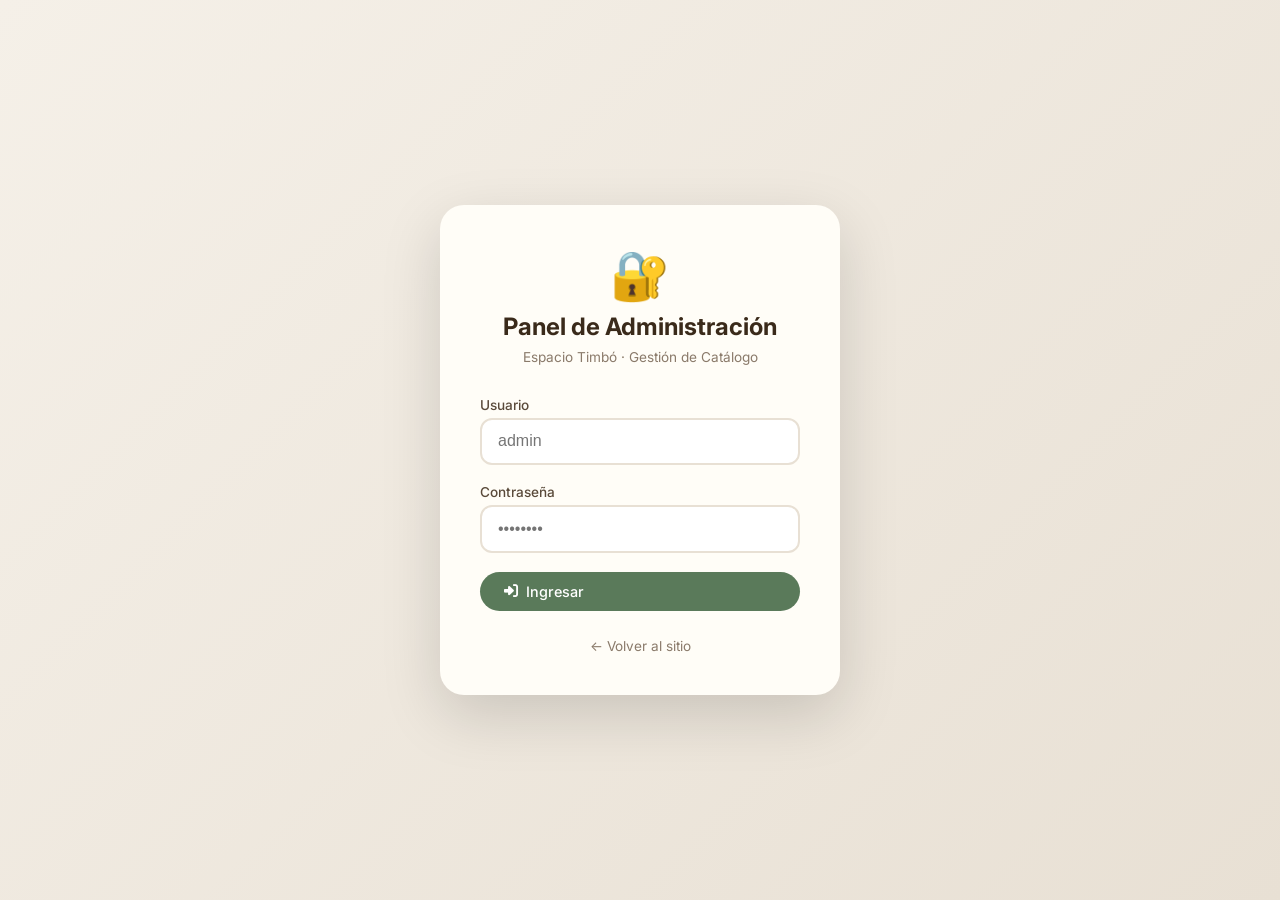
<file: admin.html>
<!doctype html>
<html lang="es">

<head>
  <meta charset="UTF-8" />
  <meta name="viewport" content="width=device-width, initial-scale=1.0" />
  <title>Panel de Administración - Espacio Timbó</title>

  <!-- Ocultar de motores de búsqueda -->
  <meta name="robots" content="noindex, nofollow" />

  <link rel="preconnect" href="https://fonts.googleapis.com" />
  <link rel="preconnect" href="https://fonts.gstatic.com" crossorigin />
  <link href="https://fonts.googleapis.com/css2?family=Inter:wght@300;400;500;600&display=swap" rel="stylesheet" />
  <link rel="stylesheet" href="https://cdnjs.cloudflare.com/ajax/libs/font-awesome/6.5.2/css/all.min.css" />
  <link rel="stylesheet" href="assets/css/admin.css" />
</head>

<body>
  <!-- LOGIN -->
  <div id="loginPage" class="login-page">
    <div class="login-container">
      <div class="login-card">
        <div class="login-header">
          <div class="login-icon">🔐</div>
          <h2>Panel de Administración</h2>
          <p class="login-subtitle">Espacio Timbó · Gestión de Catálogo</p>
        </div>
        <form id="loginForm" onsubmit="loginAdmin(event)">
          <div class="login-field">
            <label for="loginUser">Usuario</label>
            <input type="text" id="loginUser" placeholder="admin" required />
          </div>
          <div class="login-field">
            <label for="loginPass">Contraseña</label>
            <input type="password" id="loginPass" placeholder="••••••••" required />
          </div>
          <div id="loginError" class="login-error" hidden>
            ❌ Usuario o contraseña incorrectos
          </div>
          <button type="submit" class="btn-submit login-btn">
            <i class="fas fa-sign-in-alt"></i> Ingresar
          </button>
        </form>
        <div class="login-footer">
          <a href="index.html">← Volver al sitio</a>
        </div>
      </div>
    </div>
  </div>

  <!-- ADMIN PANEL -->
  <div id="adminPanel" class="admin-panel" hidden>
    <div class="admin-header">
      <div class="admin-header-left">
        <h1><i class="fas fa-cog"></i> Administración</h1>
        <span class="admin-badge">Espacio Timbó</span>
      </div>
      <div class="admin-header-right">
        <button class="admin-btn-small admin-btn-danger" onclick="cerrarAdmin()">
          <i class="fas fa-sign-out-alt"></i> Cerrar Sesión
        </button>
        <a href="index.html" class="admin-btn-small" target="_blank">
          <i class="fas fa-eye"></i> Ver Sitio
        </a>
      </div>
    </div>

    <div class="admin-toolbar">
      <div class="admin-search">
        <input type="text" id="adminSearch" placeholder="🔍 Buscar productos..." oninput="filtrarAdmin()" />
      </div>
      <!-- ⬇️ ACÁ VA LA SECCIÓN DE CATEGORÍAS ⬇️ -->
      <div class="admin-categorias">
        <div class="admin-categorias-header">
          <h3><i class="fas fa-tags"></i> Categorías</h3>
          <button class="admin-btn-small" onclick="agregarCategoria()">
            <i class="fas fa-plus"></i> Nueva categoría
          </button>
        </div>
        <div class="admin-categorias-list" id="adminCategoriasList">
          <!-- Generado por JS -->
        </div>
      </div>
      <div class="admin-actions">
        <button class="admin-btn-small" onclick="agregarProducto()">
          <i class="fas fa-plus"></i> Nuevo Producto
        </button>
        <button class="admin-btn-small admin-btn-secondary" onclick="exportarDatos()">
          <i class="fas fa-download"></i> Exportar
        </button>
        <button class="admin-btn-small admin-btn-secondary" onclick="importarDatos()">
          <i class="fas fa-upload"></i> Importar
        </button>
      </div>
    </div>
    <!-- Modal para editar/crear categoría -->
    <div id="editCategoriaModal" class="modal-overlay" hidden>
      <div class="edit-container">
        <div class="edit-card">
          <div class="edit-header">
            <h2 id="editCategoriaTitle">✏️ Editar categoría</h2>
            <button class="edit-close" onclick="cerrarEditCategoria()">✕</button>
          </div>
          <form id="editCategoriaForm" onsubmit="guardarCategoria(event)">
            <input type="hidden" id="editCategoriaId">
            <div class="edit-grid">
              <div class="edit-field">
                <label for="editCategoriaEs">Nombre en español *</label>
                <input type="text" id="editCategoriaEs" required>
              </div>
              <div class="edit-field">
                <label for="editCategoriaEn">Nombre en inglés</label>
                <input type="text" id="editCategoriaEn">
              </div>
              <div class="edit-field">
                <label for="editCategoriaOrden">Orden</label>
                <input type="number" id="editCategoriaOrden" min="1" step="1" value="99">
              </div>
            </div>
            <div class="edit-actions">
              <button type="button" class="btn-secondary" onclick="cerrarEditCategoria()">Cancelar</button>
              <button type="submit" class="btn-submit">
                <i class="fas fa-save"></i> Guardar
              </button>
            </div>
          </form>
        </div>
      </div>
    </div>
    <div class="admin-stats">
      <div class="stat-card">
        <span class="stat-number" id="adminTotal">0</span>
        <span class="stat-label">Total</span>
      </div>
      <div class="stat-card stat-green">
        <span class="stat-number" id="adminStock">0</span>
        <span class="stat-label">Con Stock</span>
      </div>
      <div class="stat-card stat-red">
        <span class="stat-number" id="adminSinStock">0</span>
        <span class="stat-label">Sin Stock</span>
      </div>
    </div>

    <div class="admin-table-container">
      <table class="admin-table">
        <thead>
          <tr>
            <th>ID</th>
            <th>Imagen</th>
            <th>Nombre</th>
            <th>Categoría</th>
            <th>Precio</th>
            <th>Stock</th>
            <th>Acciones</th>
          </tr>
        </thead>
        <tbody id="adminTableBody"></tbody>
      </table>
    </div>
  </div>

  <!-- MODAL EDITAR -->
  <div id="editModal" class="modal-overlay" hidden>
    <div class="edit-container">
      <div class="edit-card">
        <div class="edit-header">
          <h2 id="editModalTitle">✏️ Editar Producto</h2>
          <button class="edit-close" onclick="cerrarEdit()">✕</button>
        </div>
        <form id="editForm" onsubmit="guardarProducto(event)">
          <input type="hidden" id="editId" />
          <div class="edit-grid">
            <div class="edit-field">
              <label for="editNombre">Nombre *</label>
              <input type="text" id="editNombre" required />
            </div>
            <div class="edit-field">
              <label for="editCategoria">Categoría *</label>
              <select id="editCategoria" required>
                <option value="aceites">Aceites</option>
                <option value="pomadas">Pomadas</option>
                <option value="jabones">Jabones</option>
                <option value="tinturas">Tinturas</option>
                <option value="sahunos">Sahúmos</option>
                <option value="hierbas">Hierbas Medicinales</option>
                <option value="semillas">Semillas y Plantines</option>
              </select>
            </div>
            <div class="edit-field">
              <label for="editPrecio">Precio ($) *</label>
              <input type="number" id="editPrecio" min="0" step="10" required />
            </div>
            <div class="edit-field">
              <label for="editStock">Stock</label>
              <select id="editStock">
                <option value="true">Disponible</option>
                <option value="false">Sin stock</option>
              </select>
            </div>
            <div class="edit-field full-width">
              <label for="editDescripcion">Descripción *</label>
              <textarea id="editDescripcion" rows="3" required></textarea>
            </div>
            <div class="edit-field full-width">
              <label for="editImagen">URL de la imagen</label>
              <input type="text" id="editImagen" placeholder="assets/images/productos/nombre.jpg" />
              <small class="edit-hint">Ejemplo: assets/images/productos/aceite-calendula.jpg</small>
            </div>
          </div>
          <div class="edit-actions">
            <button type="button" class="btn-secondary" onclick="cerrarEdit()">
              Cancelar
            </button>
            <button type="submit" class="btn-submit">
              <i class="fas fa-save"></i> Guardar Producto
            </button>
          </div>
        </form>
      </div>
    </div>
  </div>

  <script src="assets/js/admin.js"></script>
</body>

</html>
</file>
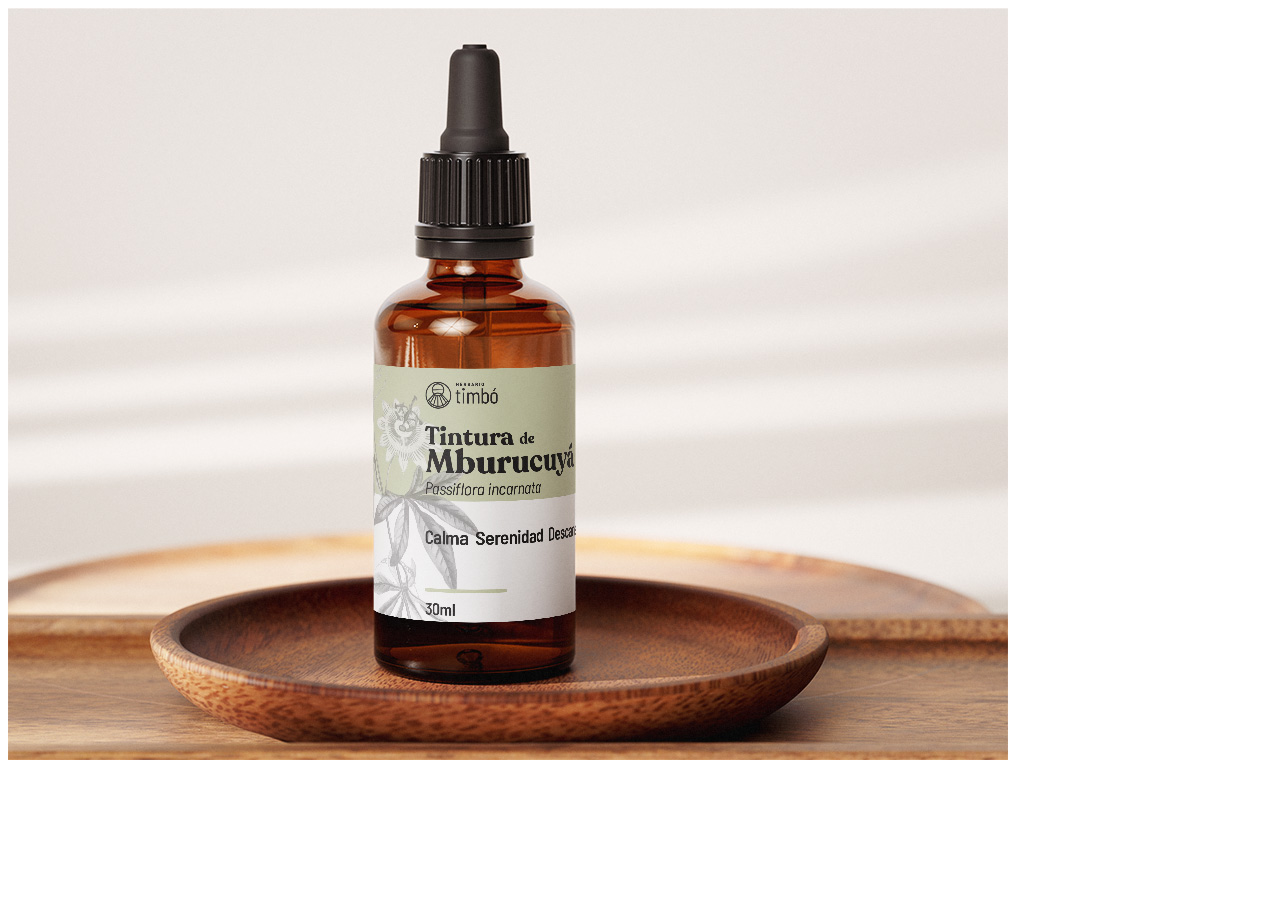
<file: test.html>
<!DOCTYPE html>
<html lang="en">

<head>
    <meta charset="UTF-8">
    <meta name="viewport" content="width=device-width, initial-scale=1.0">
    <title>Document</title>
</head>

<body>
    <img src="assets/images/productos/tintura-mburucuya.jpg" alt="">
</body>

</html>
</file>
<file: assets/css/admin.css>
/* ============================================================
   ADMIN - ESTILOS COMPLETOS
   ============================================================ */

* {
  margin: 0;
  padding: 0;
  box-sizing: border-box;
}

body {
  font-family: "Inter", sans-serif;
  background: #f5f0e8;
  min-height: 100vh;
}

/* ============================================================
   LOGIN PAGE
   ============================================================ */

.login-page {
  display: flex;
  align-items: center;
  justify-content: center;
  min-height: 100vh;
  background: linear-gradient(135deg, #f5f0e8 0%, #e8e0d4 100%);
  padding: 1rem;
}

.login-container {
  width: 100%;
  max-width: 400px;
}

.login-card {
  background: #fffdf7;
  border-radius: 24px;
  padding: 2.5rem;
  box-shadow: 0 20px 60px rgba(0, 0, 0, 0.15);
}

.login-header {
  text-align: center;
  margin-bottom: 2rem;
}

.login-icon {
  font-size: 3rem;
  margin-bottom: 0.5rem;
}

.login-header h2 {
  font-size: 1.5rem;
  color: #3a2a1a;
  margin: 0.5rem 0;
}

.login-subtitle {
  color: #8a7a6a;
  font-size: 0.85rem;
}

.login-field {
  margin-bottom: 1.2rem;
}

.login-field label {
  display: block;
  font-size: 0.85rem;
  font-weight: 500;
  color: #5a4a3a;
  margin-bottom: 0.3rem;
}

.login-field input {
  width: 100%;
  padding: 0.8rem 1rem;
  border: 2px solid #e8e0d4;
  border-radius: 12px;
  font-size: 1rem;
  background: #fff;
  transition: border-color 0.3s ease;
}

.login-field input:focus {
  outline: none;
  border-color: #5a7a5a;
}

.login-error {
  color: #c0392b;
  font-size: 0.9rem;
  text-align: center;
  margin: 0.5rem 0;
}

.login-btn {
  width: 100%;
  padding: 0.9rem;
  font-size: 1rem;
  background: #5a7a5a;
  color: #fff;
  border: none;
  border-radius: 50px;
  cursor: pointer;
  transition: background 0.3s ease;
  font-family: "Inter", sans-serif;
  font-weight: 500;
}

.login-btn:hover {
  background: #3a5a3a;
}

.login-footer {
  text-align: center;
  margin-top: 1.5rem;
}

.login-footer a {
  color: #8a7a6a;
  text-decoration: none;
  font-size: 0.85rem;
  transition: color 0.3s ease;
}

.login-footer a:hover {
  color: #5a7a5a;
}

/* ============================================================
   ADMIN PANEL
   ============================================================ */

.admin-panel {
  max-width: 1200px;
  margin: 0 auto;
  padding: 2rem 1.5rem;
}

.admin-panel[hidden] {
  display: none !important;
}

.admin-header {
  display: flex;
  justify-content: space-between;
  align-items: center;
  flex-wrap: wrap;
  gap: 1rem;
  margin-bottom: 2rem;
  padding-bottom: 1rem;
  border-bottom: 2px solid #e8e0d4;
}

.admin-header-left {
  display: flex;
  align-items: center;
  gap: 1rem;
}

.admin-header-left h1 {
  font-size: 1.5rem;
  color: #3a2a1a;
}

.admin-badge {
  background: #5a7a5a;
  color: #fff;
  padding: 0.2rem 0.8rem;
  border-radius: 50px;
  font-size: 0.75rem;
  font-weight: 500;
}

.admin-header-right {
  display: flex;
  gap: 0.5rem;
}

.admin-btn-small {
  padding: 0.5rem 1.2rem;
  border: none;
  border-radius: 50px;
  font-size: 0.85rem;
  font-weight: 500;
  cursor: pointer;
  transition: all 0.3s ease;
  background: #5a7a5a;
  color: #fff;
  font-family: "Inter", sans-serif;
  display: inline-flex;
  align-items: center;
  gap: 0.4rem;
  text-decoration: none;
}

.admin-btn-small:hover {
  transform: translateY(-2px);
  box-shadow: 0 4px 12px rgba(0, 0, 0, 0.15);
}

.admin-btn-danger {
  background: #c0392b;
}

.admin-btn-danger:hover {
  background: #a93226;
}

.admin-btn-secondary {
  background: #d4c5a0;
  color: #3a2a1a;
}

.admin-btn-secondary:hover {
  background: #c4b590;
}

.admin-toolbar {
  display: flex;
  justify-content: space-between;
  align-items: center;
  flex-wrap: wrap;
  gap: 1rem;
  margin-bottom: 1.5rem;
  padding: 1rem;
  background: #fff;
  border-radius: 12px;
  box-shadow: 0 2px 10px rgba(0, 0, 0, 0.05);
}

.admin-search input {
  padding: 0.6rem 1rem;
  border: 2px solid #e8e0d4;
  border-radius: 50px;
  font-size: 0.9rem;
  min-width: 200px;
  background: #fff;
  font-family: "Inter", sans-serif;
}

.admin-search input:focus {
  outline: none;
  border-color: #5a7a5a;
}

.admin-actions {
  display: flex;
  gap: 0.5rem;
  flex-wrap: wrap;
}

.admin-stats {
  display: grid;
  grid-template-columns: repeat(3, 1fr);
  gap: 1rem;
  margin-bottom: 1.5rem;
}

.stat-card {
  background: #fff;
  border-radius: 12px;
  padding: 1.2rem;
  text-align: center;
  box-shadow: 0 2px 10px rgba(0, 0, 0, 0.05);
}

.stat-number {
  display: block;
  font-size: 2rem;
  font-weight: 600;
  color: #3a2a1a;
}

.stat-label {
  font-size: 0.85rem;
  color: #8a7a6a;
}

.stat-green .stat-number {
  color: #2a7a2a;
}

.stat-red .stat-number {
  color: #c0392b;
}

/* ============================================================
   TABLA ADMIN
   ============================================================ */

.admin-table-container {
  overflow-x: auto;
  background: #fff;
  border-radius: 12px;
  box-shadow: 0 2px 15px rgba(0, 0, 0, 0.05);
}

.admin-table {
  width: 100%;
  border-collapse: collapse;
  font-size: 0.9rem;
}

.admin-table thead {
  background: #f0ebe2;
}

.admin-table th {
  padding: 0.8rem 1rem;
  text-align: left;
  font-weight: 600;
  color: #5a4a3a;
  font-size: 0.8rem;
  text-transform: uppercase;
  letter-spacing: 0.05em;
}

.admin-table td {
  padding: 0.8rem 1rem;
  border-bottom: 1px solid #f0ebe2;
  vertical-align: middle;
}

.admin-table tr:hover {
  background: #faf8f4;
}

.admin-img {
  width: 50px;
  height: 50px;
  object-fit: cover;
  border-radius: 8px;
  background: #e8e0d4;
}

.admin-categoria {
  display: inline-block;
  padding: 0.2rem 0.6rem;
  border-radius: 50px;
  background: #e8e0d4;
  font-size: 0.75rem;
  color: #5a4a3a;
}

.admin-stock-badge {
  display: inline-block;
  padding: 0.2rem 0.6rem;
  border-radius: 50px;
  font-size: 0.75rem;
  font-weight: 500;
}

.admin-stock-badge.stock-ok {
  background: #d5e8d5;
  color: #2a5a2a;
}

.admin-stock-badge.stock-no {
  background: #fde8e8;
  color: #a93226;
}

.admin-action-btn {
  padding: 0.3rem 0.6rem;
  border: none;
  border-radius: 6px;
  cursor: pointer;
  font-size: 0.9rem;
  transition: all 0.2s ease;
  background: transparent;
}

.admin-action-btn.edit {
  color: #2a6a8a;
}

.admin-action-btn.edit:hover {
  background: #e8f0f5;
}

.admin-action-btn.delete {
  color: #c0392b;
}

.admin-action-btn.delete:hover {
  background: #fde8e8;
}

.admin-empty {
  text-align: center;
  color: #8a7a6a;
  padding: 2rem !important;
}

/* ============================================================
   MODAL EDITAR
   ============================================================ */

.modal-overlay {
  position: fixed;
  top: 0;
  left: 0;
  width: 100%;
  height: 100%;
  background: rgba(0, 0, 0, 0.5);
  backdrop-filter: blur(5px);
  display: flex;
  align-items: center;
  justify-content: center;
  z-index: 9999;
  padding: 1rem;
}

.modal-overlay[hidden] {
  display: none !important;
}

.edit-container {
  width: 100%;
  max-width: 600px;
}

.edit-card {
  background: #fffdf7;
  border-radius: 24px;
  padding: 2rem;
  box-shadow: 0 20px 60px rgba(0, 0, 0, 0.3);
  position: relative;
  animation: modalSlideIn 0.3s ease;
}

@keyframes modalSlideIn {
  from {
    opacity: 0;
    transform: scale(0.9) translateY(-20px);
  }
  to {
    opacity: 1;
    transform: scale(1) translateY(0);
  }
}

.edit-header {
  display: flex;
  justify-content: space-between;
  align-items: center;
  margin-bottom: 1.5rem;
}

.edit-header h2 {
  font-size: 1.3rem;
  color: #3a2a1a;
  margin: 0;
}

.edit-close {
  background: none;
  border: none;
  font-size: 1.2rem;
  color: #8a7a6a;
  cursor: pointer;
}

.edit-grid {
  display: grid;
  grid-template-columns: 1fr 1fr;
  gap: 1rem;
}

.edit-field {
  display: flex;
  flex-direction: column;
}

.edit-field.full-width {
  grid-column: 1 / -1;
}

.edit-field label {
  font-size: 0.85rem;
  font-weight: 500;
  color: #5a4a3a;
  margin-bottom: 0.3rem;
}

.edit-field input,
.edit-field select,
.edit-field textarea {
  padding: 0.7rem 1rem;
  border: 2px solid #e8e0d4;
  border-radius: 12px;
  font-size: 0.95rem;
  font-family: "Inter", sans-serif;
  background: #fff;
  transition: border-color 0.3s ease;
}

.edit-field input:focus,
.edit-field select:focus,
.edit-field textarea:focus {
  outline: none;
  border-color: #5a7a5a;
}

.edit-field textarea {
  resize: vertical;
  min-height: 80px;
}

.edit-hint {
  font-size: 0.75rem;
  color: #8a7a6a;
  margin-top: 0.2rem;
}

.edit-actions {
  display: flex;
  justify-content: flex-end;
  gap: 1rem;
  margin-top: 1.5rem;
  padding-top: 1rem;
  border-top: 1px solid #eee8dd;
}

.btn-secondary {
  padding: 0.7rem 1.5rem;
  border: 2px solid #d4c5a0;
  border-radius: 50px;
  background: transparent;
  color: #5a4a3a;
  font-size: 0.9rem;
  cursor: pointer;
  transition: all 0.3s ease;
  font-family: "Inter", sans-serif;
}

.btn-secondary:hover {
  background: #f0ebe2;
}

.btn-submit {
  padding: 0.7rem 1.5rem;
  border: none;
  border-radius: 50px;
  background: #5a7a5a;
  color: #fff;
  font-size: 0.9rem;
  cursor: pointer;
  transition: all 0.3s ease;
  font-family: "Inter", sans-serif;
  font-weight: 500;
  display: inline-flex;
  align-items: center;
  gap: 0.5rem;
}

.btn-submit:hover {
  background: #3a5a3a;
}

/* ============================================================
   NOTIFICACIONES (continuación)
   ============================================================ */

.notificacion-admin {
  position: fixed;
  bottom: 2rem;
  left: 50%;
  transform: translateX(-50%) translateY(20px);
  padding: 0.8rem 2rem;
  background: #2a3a2a;
  color: #fff;
  border-radius: 50px;
  font-size: 0.9rem;
  box-shadow: 0 4px 20px rgba(0, 0, 0, 0.2);
  opacity: 0;
  transition: all 0.4s ease;
  z-index: 99999;
  pointer-events: none;
  font-family: "Inter", sans-serif;
  font-weight: 400;
}

.notificacion-admin.visible {
  opacity: 1;
  transform: translateX(-50%) translateY(0);
}

/* ============================================================
   RESPONSIVE
   ============================================================ */

@media (max-width: 768px) {
  .admin-header {
    flex-direction: column;
    align-items: stretch;
    gap: 0.8rem;
  }

  .admin-header-left {
    flex-wrap: wrap;
  }

  .admin-header-right {
    flex-wrap: wrap;
  }

  .admin-toolbar {
    flex-direction: column;
    align-items: stretch;
  }

  .admin-search input {
    width: 100%;
    min-width: unset;
  }

  .admin-actions {
    justify-content: center;
  }

  .admin-stats {
    grid-template-columns: 1fr 1fr;
  }

  .admin-stats .stat-card:last-child {
    grid-column: 1 / -1;
  }

  .edit-grid {
    grid-template-columns: 1fr;
  }

  .admin-table {
    font-size: 0.8rem;
  }

  .admin-table th,
  .admin-table td {
    padding: 0.5rem 0.6rem;
  }

  .admin-img {
    width: 35px;
    height: 35px;
  }

  .login-card,
  .edit-card {
    padding: 1.5rem;
  }

  .edit-actions {
    flex-direction: column-reverse;
  }

  .edit-actions button {
    width: 100%;
    justify-content: center;
  }
}

@media (max-width: 480px) {
  .admin-stats {
    grid-template-columns: 1fr;
  }

  .admin-stats .stat-card:last-child {
    grid-column: 1;
  }

  .admin-table td:not(:first-child):not(:nth-child(2)) {
    font-size: 0.7rem;
  }

  .admin-table th {
    font-size: 0.65rem;
    padding: 0.4rem 0.3rem;
  }

  .admin-table td {
    padding: 0.4rem 0.3rem;
  }

  .admin-btn-small {
    font-size: 0.75rem;
    padding: 0.4rem 0.8rem;
  }

  .admin-header-left h1 {
    font-size: 1.1rem;
  }

  .login-card {
    padding: 1.2rem;
  }

  .edit-card {
    padding: 1.2rem;
    margin: 0.5rem;
  }
}

/* ============================================================
   SCROLLBAR PERSONALIZADA
   ============================================================ */

.admin-table-container::-webkit-scrollbar {
  height: 6px;
}

.admin-table-container::-webkit-scrollbar-track {
  background: #f0ebe2;
  border-radius: 4px;
}

.admin-table-container::-webkit-scrollbar-thumb {
  background: #d4c5a0;
  border-radius: 4px;
}

.admin-table-container::-webkit-scrollbar-thumb:hover {
  background: #c4b590;
}
</file>
